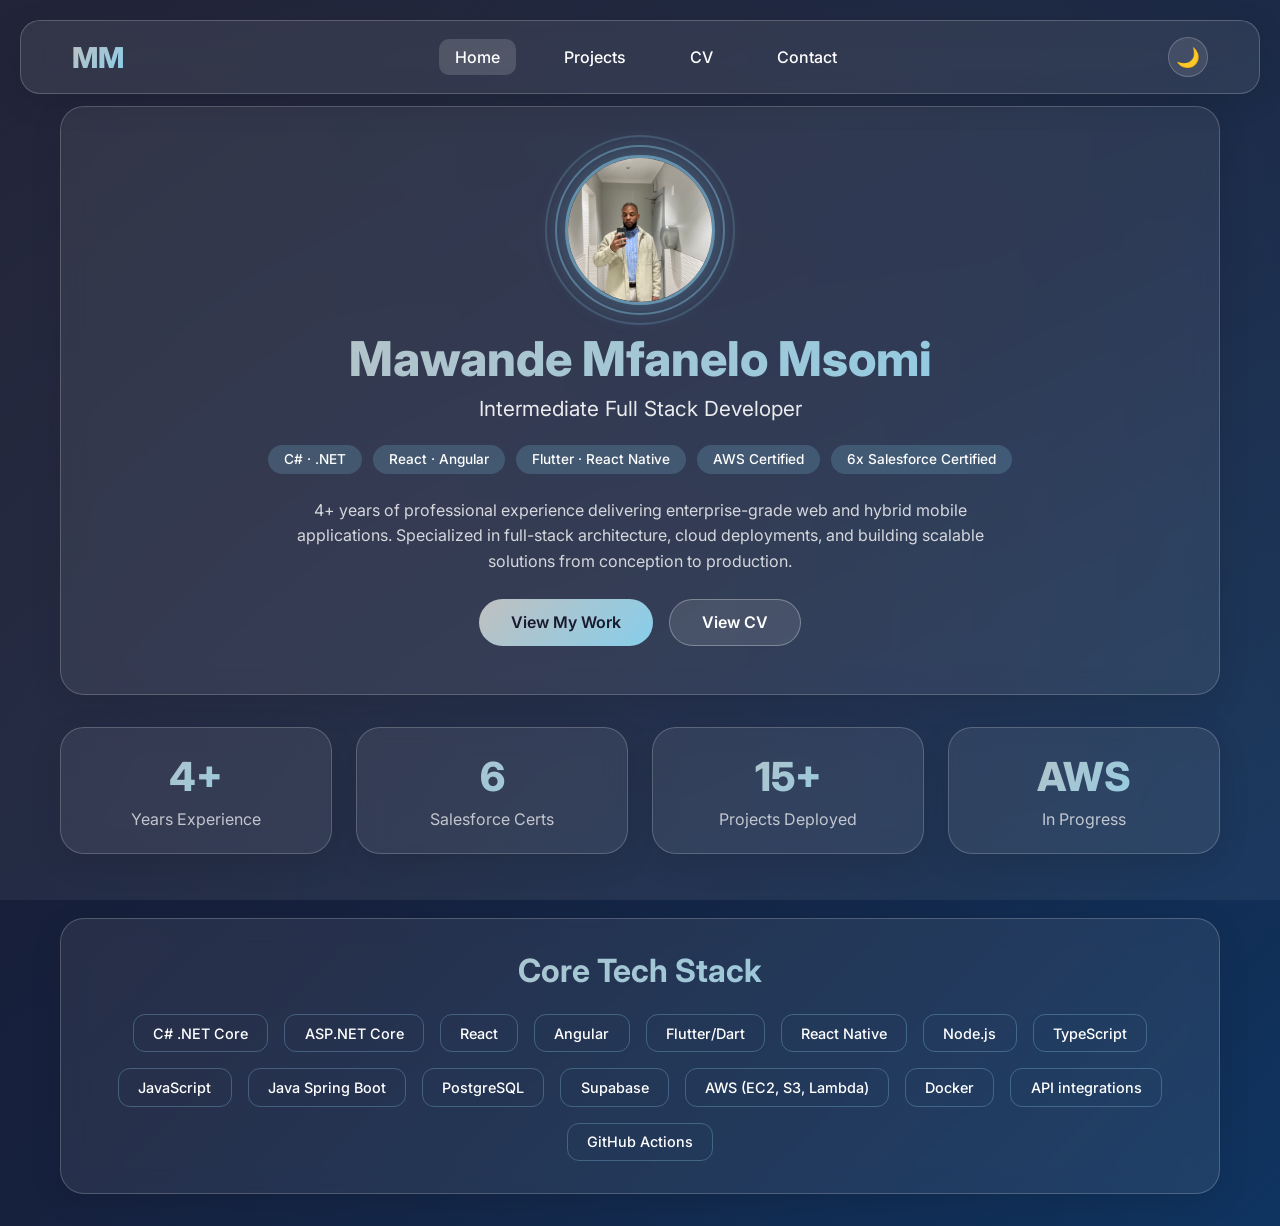
<file: index.html>
<!DOCTYPE html>
<html lang="en">
<head>
    <meta charset="UTF-8">
    <meta name="viewport" content="width=device-width, initial-scale=1.0">
    <title>Mawande Mfanelo Msomi | Full Stack Developer</title>
    <link rel="stylesheet" href="css/style.css">
    <link href="https://fonts.googleapis.com/css2?family=Inter:wght@300;400;500;600;700;800&display=swap" rel="stylesheet">
</head>
<body data-theme="regular">
    <!-- Animated Background -->
    <div class="bg-animation">
        <div class="gradient-bg"></div>
    </div>

    <!-- Glass Navigation -->
    <nav class="glass-nav">
        <div class="nav-container">
            <div class="logo">
                <span class="logo-text">MM</span>
            </div>
            <ul class="nav-links">
                <li><a href="index.html" class="active">Home</a></li>
                <li><a href="projects.html">Projects</a></li>
                <li><a href="cv.html">CV</a></li>
                <li><a href="contact.html">Contact</a></li>
            </ul>
            <div class="nav-right">
                <button class="theme-toggle" id="themeToggle" aria-label="Toggle theme">
                    <span class="theme-icon">🌙</span>
                </button>
                <div class="mobile-menu">☰</div>
            </div>
        </div>
    </nav>

    <!-- Main Hero Section -->
    <main class="container">
        <div class="glass-card hero-card">
            <!-- Photo with Animation -->
            <div class="photo-container">
                <div class="animated-photo">
                   <img src="assets/mawande.jpeg.jpg" alt="Mawande Msomi" class="profile-photo">
                    <div class="photo-ring"></div>
                    <div class="photo-ring-2"></div>
                </div>
            </div>
            
            <h1 class="hero-title">Mawande Mfanelo Msomi</h1>
            <p class="hero-subtitle">Intermediate Full Stack Developer</p>
            <div class="badge-container">
                <span class="badge">C# · .NET</span>
                <span class="badge">React · Angular</span>
                <span class="badge">Flutter · React Native</span>
                <span class="badge">AWS Certified</span>
                <span class="badge">6x Salesforce Certified</span>
            </div>
            <p class="hero-description">
                4+ years of professional experience delivering enterprise-grade web and hybrid mobile applications. 
                Specialized in full-stack architecture, cloud deployments, and building scalable solutions from 
                conception to production.
            </p>
            <div class="hero-buttons">
                <a href="projects.html" class="btn-primary">View My Work</a>
                <a href="cv.html" class="btn-secondary">View CV</a>
            </div>
        </div>

        <!-- Stats Section -->
        <div class="stats-grid">
            <div class="glass-card stat-card">
                <div class="stat-number">4+</div>
                <div class="stat-label">Years Experience</div>
            </div>
            <div class="glass-card stat-card">
                <div class="stat-number">6</div>
                <div class="stat-label">Salesforce Certs</div>
            </div>
            <div class="glass-card stat-card">
                <div class="stat-number">15+</div>
                <div class="stat-label">Projects Deployed</div>
            </div>
            <div class="glass-card stat-card">
                <div class="stat-number">AWS</div>
                <div class="stat-label">In Progress</div>
            </div>
        </div>

        <!-- Tech Stack Section -->
        <div class="glass-card tech-section">
            <h2 class="section-title">Core Tech Stack</h2>
            <div class="tech-grid">
                <div class="tech-item">C# .NET Core</div>
                <div class="tech-item">ASP.NET Core</div>
                <div class="tech-item">React</div>
                <div class="tech-item">Angular</div>
                <div class="tech-item">Flutter/Dart</div>
                <div class="tech-item">React Native</div>
                <div class="tech-item">Node.js</div>
                <div class="tech-item">TypeScript</div>
                <div class="tech-item">JavaScript</div>
                <div class="tech-item">Java Spring Boot</div>
                <div class="tech-item">PostgreSQL</div>
                <div class="tech-item">Supabase</div>
                <div class="tech-item">AWS (EC2, S3, Lambda)</div>
                <div class="tech-item">Docker</div>
                <div class="tech-item">API integrations</div>
                <div class="tech-item">GitHub Actions</div>
            </div>
        </div>
    </main>

    <script src="js/main.js"></script>
</body>
</html>
</file>
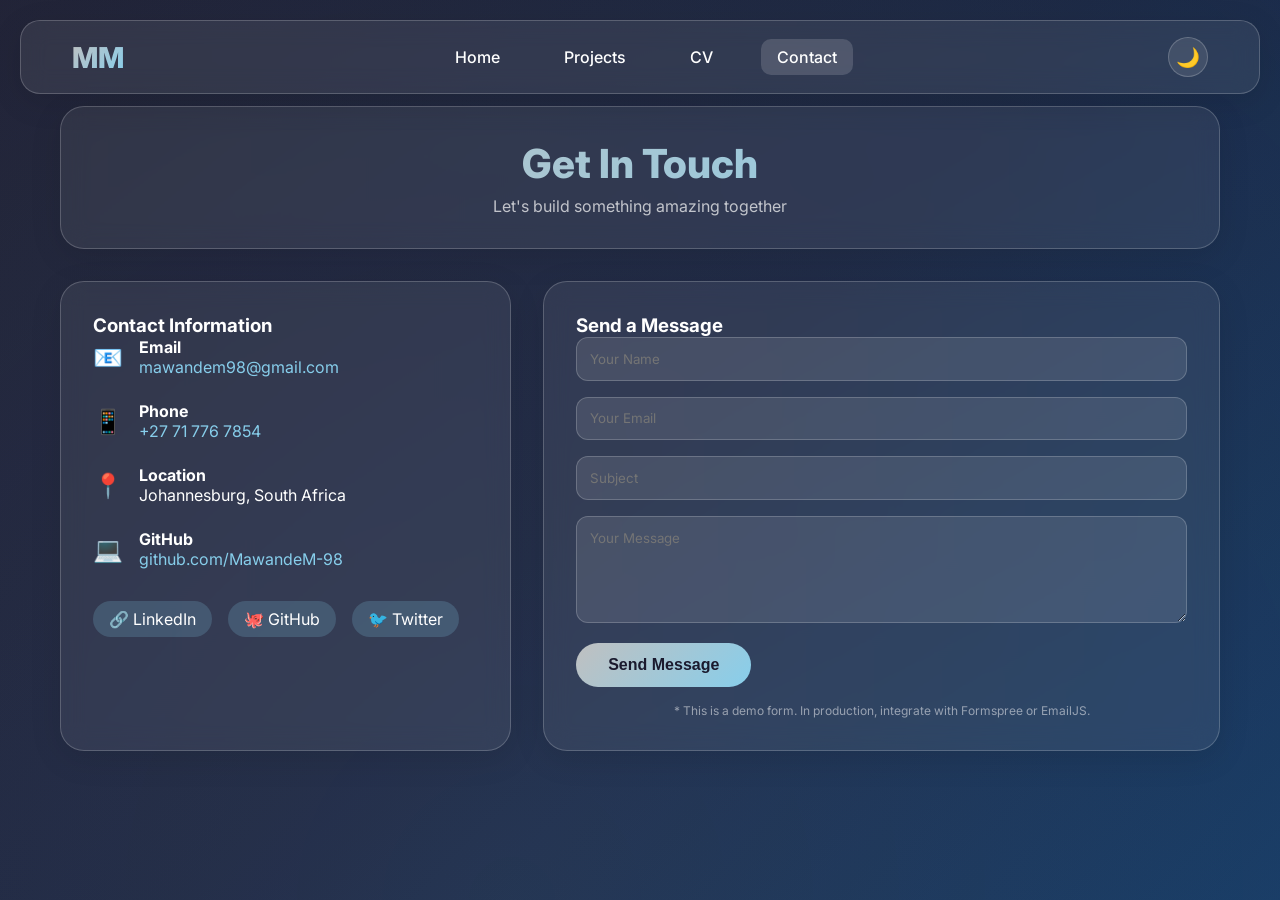
<file: contact.html>
<!DOCTYPE html>
<html lang="en">
<head>
    <meta charset="UTF-8">
    <meta name="viewport" content="width=device-width, initial-scale=1.0">
    <title>Contact | Maawande Msomi</title>
    <link rel="stylesheet" href="css/style.css">
    <link href="https://fonts.googleapis.com/css2?family=Inter:wght@300;400;500;600;700;800&display=swap" rel="stylesheet">
</head>
<body data-theme="regular">
    <div class="bg-animation">
        <div class="gradient-bg"></div>
    </div>

    <nav class="glass-nav">
        <div class="nav-container">
            <div class="logo">
                <span class="logo-text">MM</span>
            </div>
            <ul class="nav-links">
                <li><a href="index.html">Home</a></li>
                <li><a href="projects.html">Projects</a></li>
                <li><a href="cv.html">CV</a></li>
                <li><a href="contact.html" class="active">Contact</a></li>
            </ul>
            <div class="nav-right">
                <button class="theme-toggle" id="themeToggle" aria-label="Toggle theme">
                    <span class="theme-icon">🌙</span>
                </button>
                <div class="mobile-menu">☰</div>
            </div>
        </div>
    </nav>

    <main class="container">
        <div class="glass-card page-header">
            <h1 class="page-title">Get In Touch</h1>
            <p class="page-subtitle">Let's build something amazing together</p>
        </div>

        <div class="contact-grid">
            <div class="glass-card contact-info">
                <h3>Contact Information</h3>
                <div class="contact-detail">
                    <span class="contact-icon">📧</span>
                    <div>
                        <strong>Email</strong><br>
                        <a href="mailto:mawandem98@gmail.com">mawandem98@gmail.com</a>
                    </div>
                </div>
                <div class="contact-detail">
                    <span class="contact-icon">📱</span>
                    <div>
                        <strong>Phone</strong><br>
                        <a href="tel:+27717767854">+27 71 776 7854</a>
                    </div>
                </div>
                <div class="contact-detail">
                    <span class="contact-icon">📍</span>
                    <div>
                        <strong>Location</strong><br>
                        Johannesburg, South Africa
                    </div>
                </div>
                <div class="contact-detail">
                    <span class="contact-icon">💻</span>
                    <div>
                        <strong>GitHub</strong><br>
                        <a href="https://github.com/MawandeM-98" target="_blank">github.com/MawandeM-98</a>
                    </div>
                </div>
                <div class="social-links">
                    <a href="#" class="social-link">🔗 LinkedIn</a>
                    <a href="https://github.com/MawandeM-98" target="_blank" class="social-link">🐙 GitHub</a>
                    <a href="#" class="social-link">🐦 Twitter</a>
                </div>
            </div>

            <div class="glass-card contact-form">
                <h3>Send a Message</h3>
                <form id="contactForm">
                    <input type="text" placeholder="Your Name" required>
                    <input type="email" placeholder="Your Email" required>
                    <input type="text" placeholder="Subject">
                    <textarea rows="5" placeholder="Your Message" required></textarea>
                    <button type="submit" class="btn-primary">Send Message</button>
                </form>
                <p class="form-note">* This is a demo form. In production, integrate with Formspree or EmailJS.</p>
            </div>
        </div>
    </main>

    <script src="js/main.js"></script>
</body>
</html>
</file>
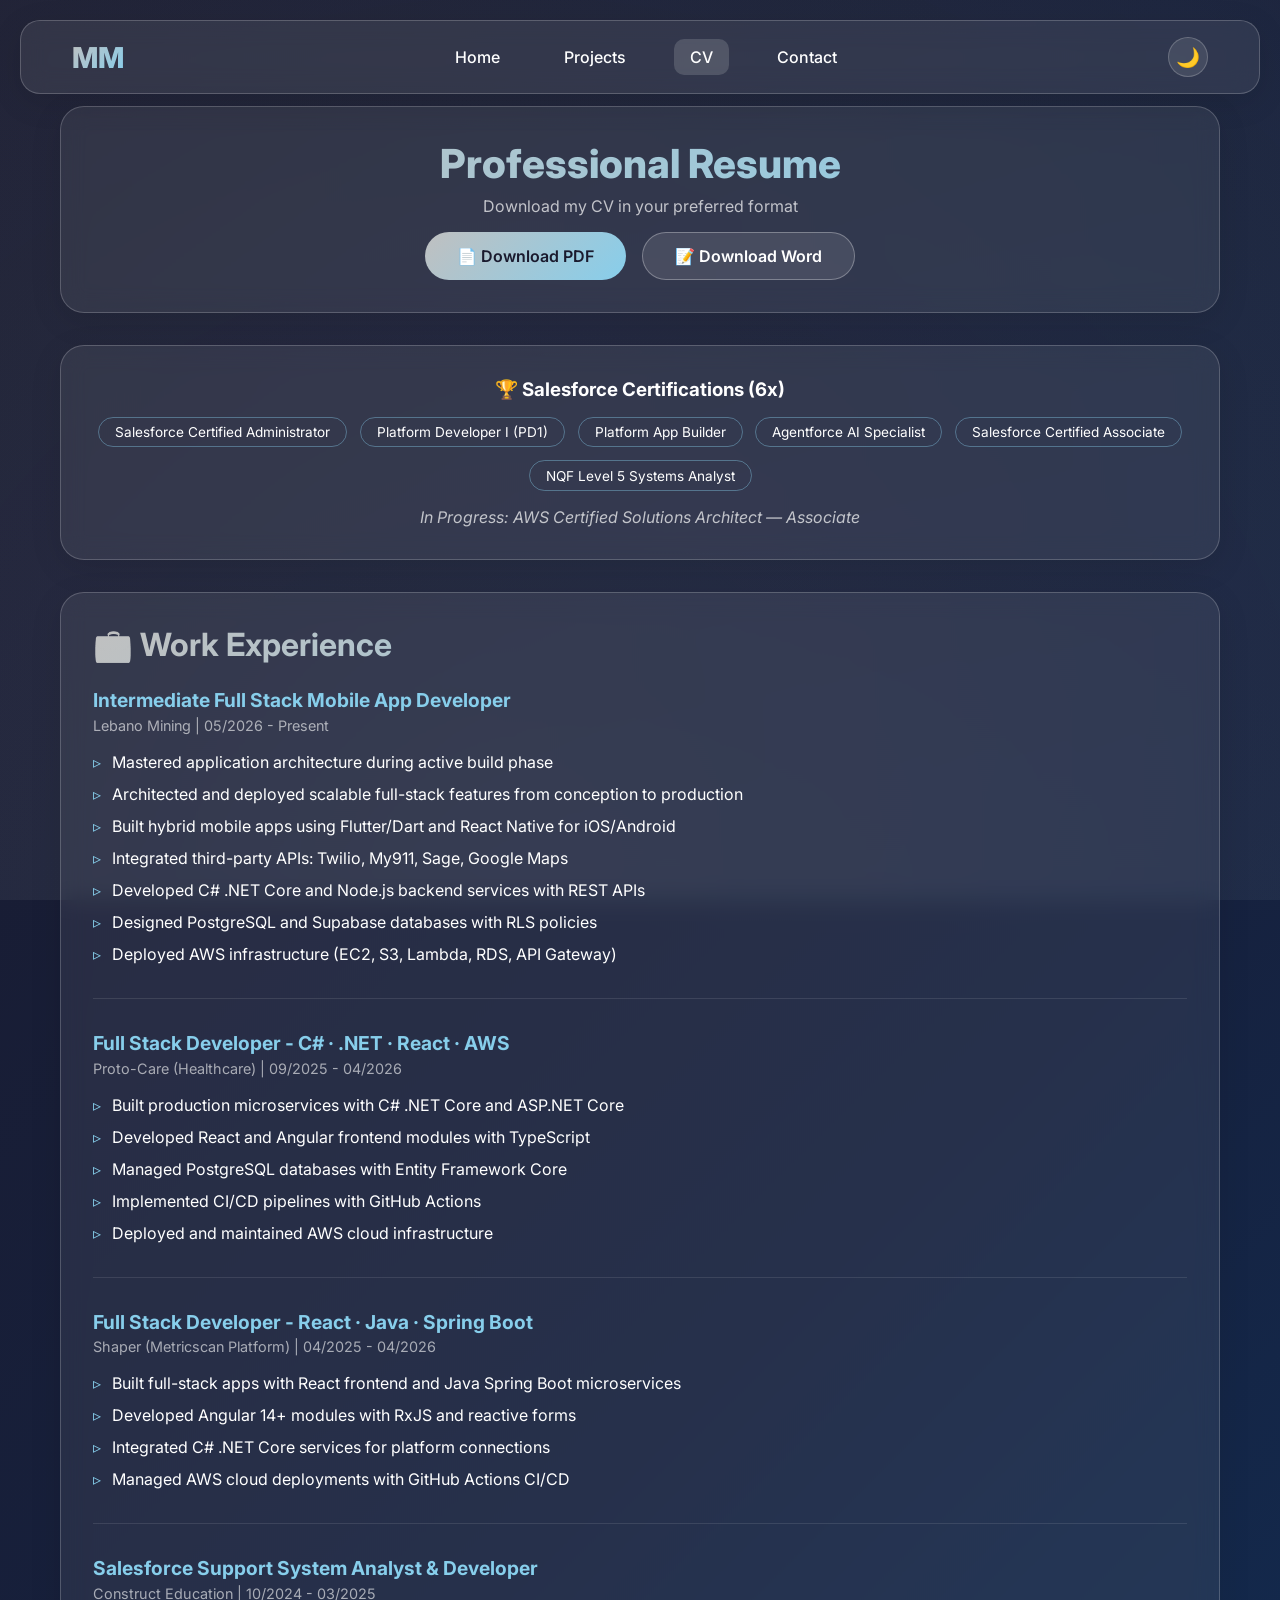
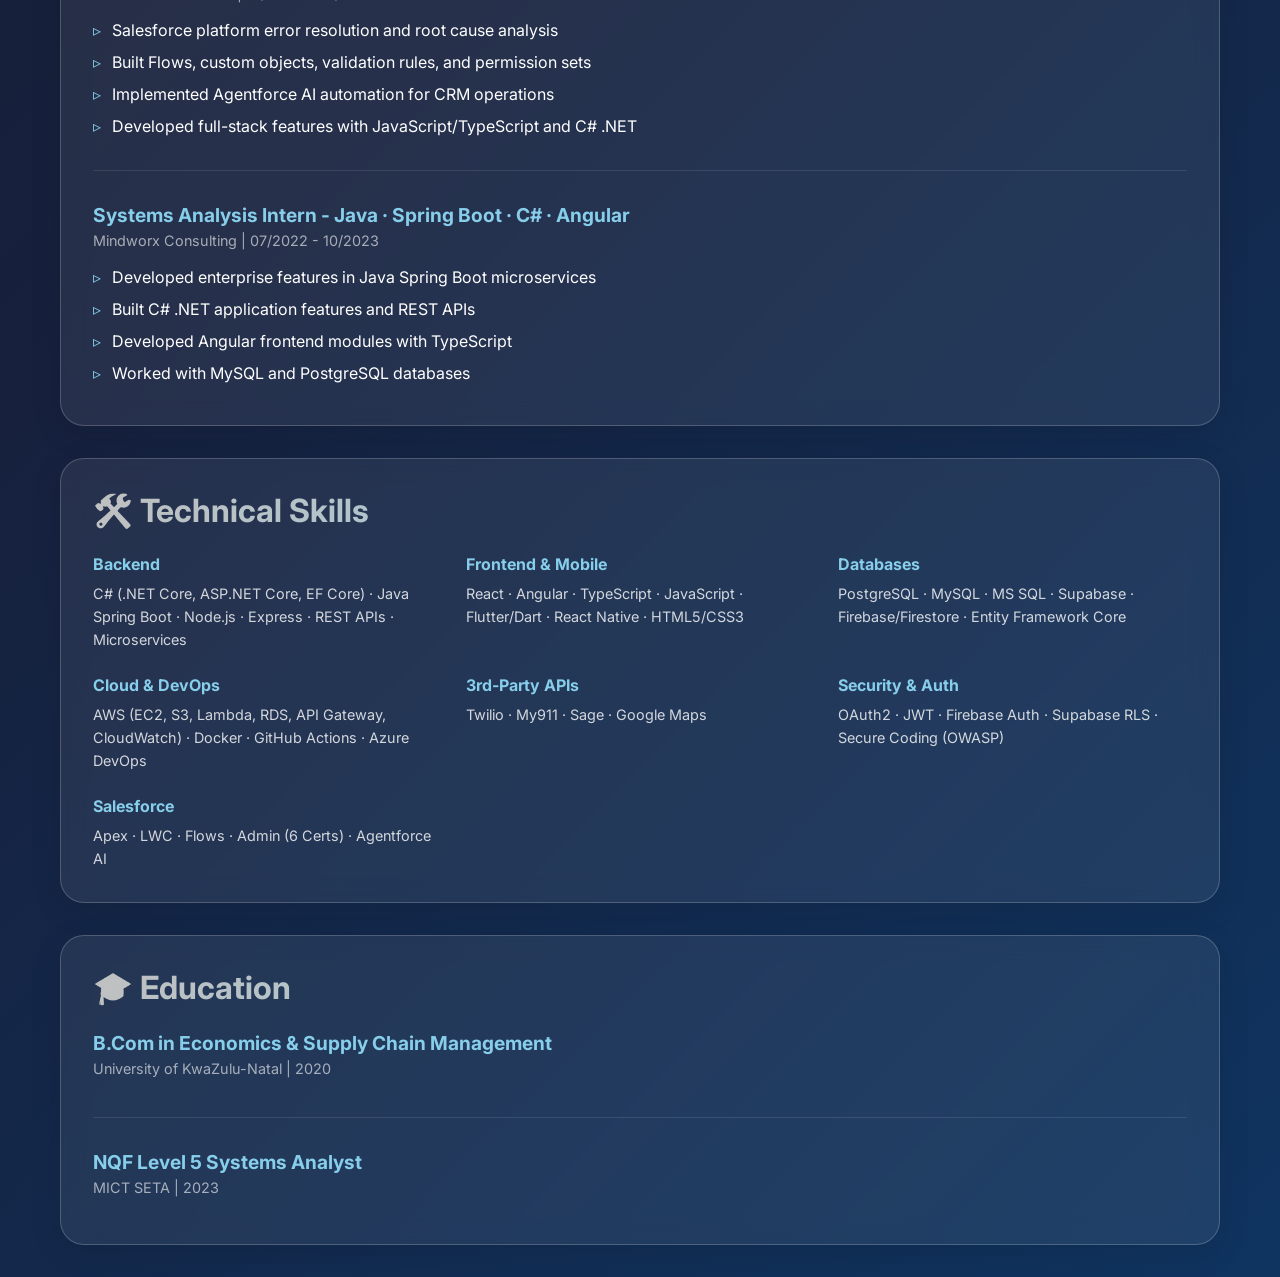
<file: cv.html>
<!DOCTYPE html>
<html lang="en">
<head>
    <meta charset="UTF-8">
    <meta name="viewport" content="width=device-width, initial-scale=1.0">
    <title>CV | Maawande Msomi</title>
    <link rel="stylesheet" href="css/style.css">
    <link href="https://fonts.googleapis.com/css2?family=Inter:wght@300;400;500;600;700;800&display=swap" rel="stylesheet">
</head>
<body data-theme="regular">
    <div class="bg-animation">
        <div class="gradient-bg"></div>
    </div>

    <nav class="glass-nav">
        <div class="nav-container">
            <div class="logo">
                <span class="logo-text">MM</span>
            </div>
            <ul class="nav-links">
                <li><a href="index.html">Home</a></li>
                <li><a href="projects.html">Projects</a></li>
                <li><a href="cv.html" class="active">CV</a></li>
                <li><a href="contact.html">Contact</a></li>
            </ul>
            <div class="nav-right">
                <button class="theme-toggle" id="themeToggle" aria-label="Toggle theme">
                    <span class="theme-icon">🌙</span>
                </button>
                <div class="mobile-menu">☰</div>
            </div>
        </div>
    </nav>

    <main class="container">
        <div class="glass-card page-header">
            <h1 class="page-title">Professional Resume</h1>
            <p class="page-subtitle">Download my CV in your preferred format</p>
            <div class="cv-download-buttons">
                <a href="assets/Mawande_Msomi_FullStack_Mobile_v2.pdf" download class="btn-primary">
                    📄 Download PDF
                </a>
                <a href="assets/Mawande_Msomi_FullStack_Mobile_v2.docx" download class="btn-secondary">
                    📝 Download Word
                </a>
            </div>
        </div>

        <!-- Certifications Banner -->
        <div class="glass-card cert-banner">
            <h3>🏆 Salesforce Certifications (6x)</h3>
            <div class="cert-list">
                <span class="cert-badge">Salesforce Certified Administrator</span>
                <span class="cert-badge">Platform Developer I (PD1)</span>
                <span class="cert-badge">Platform App Builder</span>
                <span class="cert-badge">Agentforce AI Specialist</span>
                <span class="cert-badge">Salesforce Certified Associate</span>
                <span class="cert-badge">NQF Level 5 Systems Analyst</span>
            </div>
            <p style="margin-top: 1rem; color: rgba(255,255,255,0.7);">
                <em>In Progress: AWS Certified Solutions Architect — Associate</em>
            </p>
        </div>

        <!-- Work Experience -->
        <div class="glass-card cv-section">
            <h2 class="section-title">💼 Work Experience</h2>
            
            <div class="experience-item">
                <h3>Intermediate Full Stack Mobile App Developer</h3>
                <div class="company">Lebano Mining | 05/2026 - Present</div>
                <ul>
                    <li>Mastered application architecture during active build phase</li>
                    <li>Architected and deployed scalable full-stack features from conception to production</li>
                    <li>Built hybrid mobile apps using Flutter/Dart and React Native for iOS/Android</li>
                    <li>Integrated third-party APIs: Twilio, My911, Sage, Google Maps</li>
                    <li>Developed C# .NET Core and Node.js backend services with REST APIs</li>
                    <li>Designed PostgreSQL and Supabase databases with RLS policies</li>
                    <li>Deployed AWS infrastructure (EC2, S3, Lambda, RDS, API Gateway)</li>
                </ul>
            </div>

            <div class="experience-item">
                <h3>Full Stack Developer - C# · .NET · React · AWS</h3>
                <div class="company">Proto-Care (Healthcare) | 09/2025 - 04/2026</div>
                <ul>
                    <li>Built production microservices with C# .NET Core and ASP.NET Core</li>
                    <li>Developed React and Angular frontend modules with TypeScript</li>
                    <li>Managed PostgreSQL databases with Entity Framework Core</li>
                    <li>Implemented CI/CD pipelines with GitHub Actions</li>
                    <li>Deployed and maintained AWS cloud infrastructure</li>
                </ul>
            </div>

            <div class="experience-item">
                <h3>Full Stack Developer - React · Java · Spring Boot</h3>
                <div class="company">Shaper (Metricscan Platform) | 04/2025 - 04/2026</div>
                <ul>
                    <li>Built full-stack apps with React frontend and Java Spring Boot microservices</li>
                    <li>Developed Angular 14+ modules with RxJS and reactive forms</li>
                    <li>Integrated C# .NET Core services for platform connections</li>
                    <li>Managed AWS cloud deployments with GitHub Actions CI/CD</li>
                </ul>
            </div>

            <div class="experience-item">
                <h3>Salesforce Support System Analyst & Developer</h3>
                <div class="company">Construct Education | 10/2024 - 03/2025</div>
                <ul>
                    <li>Salesforce platform error resolution and root cause analysis</li>
                    <li>Built Flows, custom objects, validation rules, and permission sets</li>
                    <li>Implemented Agentforce AI automation for CRM operations</li>
                    <li>Developed full-stack features with JavaScript/TypeScript and C# .NET</li>
                </ul>
            </div>

            <div class="experience-item">
                <h3>Systems Analysis Intern - Java · Spring Boot · C# · Angular</h3>
                <div class="company">Mindworx Consulting | 07/2022 - 10/2023</div>
                <ul>
                    <li>Developed enterprise features in Java Spring Boot microservices</li>
                    <li>Built C# .NET application features and REST APIs</li>
                    <li>Developed Angular frontend modules with TypeScript</li>
                    <li>Worked with MySQL and PostgreSQL databases</li>
                </ul>
            </div>
        </div>

        <!-- Skills Grid -->
        <div class="glass-card cv-section">
            <h2 class="section-title">🛠️ Technical Skills</h2>
            <div class="skills-grid">
                <div class="skill-category">
                    <h3>Backend</h3>
                    <p>C# (.NET Core, ASP.NET Core, EF Core) · Java Spring Boot · Node.js · Express · REST APIs · Microservices</p>
                </div>
                <div class="skill-category">
                    <h3>Frontend & Mobile</h3>
                    <p>React · Angular · TypeScript · JavaScript · Flutter/Dart · React Native · HTML5/CSS3</p>
                </div>
                <div class="skill-category">
                    <h3>Databases</h3>
                    <p>PostgreSQL · MySQL · MS SQL · Supabase · Firebase/Firestore · Entity Framework Core</p>
                </div>
                <div class="skill-category">
                    <h3>Cloud & DevOps</h3>
                    <p>AWS (EC2, S3, Lambda, RDS, API Gateway, CloudWatch) · Docker · GitHub Actions · Azure DevOps</p>
                </div>
                <div class="skill-category">
                    <h3>3rd-Party APIs</h3>
                    <p>Twilio · My911 · Sage · Google Maps</p>
                </div>
                <div class="skill-category">
                    <h3>Security & Auth</h3>
                    <p>OAuth2 · JWT · Firebase Auth · Supabase RLS · Secure Coding (OWASP)</p>
                </div>
                <div class="skill-category">
                    <h3>Salesforce</h3>
                    <p>Apex · LWC · Flows · Admin (6 Certs) · Agentforce AI</p>
                </div>
                <div class="skill-category">
                    <h3>Tools</h3>
                    <p>ClickUp · Jira · Trello · Figma · Postman · Git · Cursor IDE · Slack · Discord</p>
                </div>
            </div>
        </div>

        <!-- Education -->
        <div class="glass-card cv-section">
            <h2 class="section-title">🎓 Education</h2>
            <div class="education-item">
                <h3>B.Com in Economics & Supply Chain Management</h3>
                <div class="institution">University of KwaZulu-Natal | 2020</div>
            </div>
            <div class="education-item">
                <h3>NQF Level 5 Systems Analyst</h3>
                <div class="institution">MICT SETA | 2023</div>
            </div>
        </div>
    </main>

    <script src="js/main.js"></script>
</body>
</html>
</file>
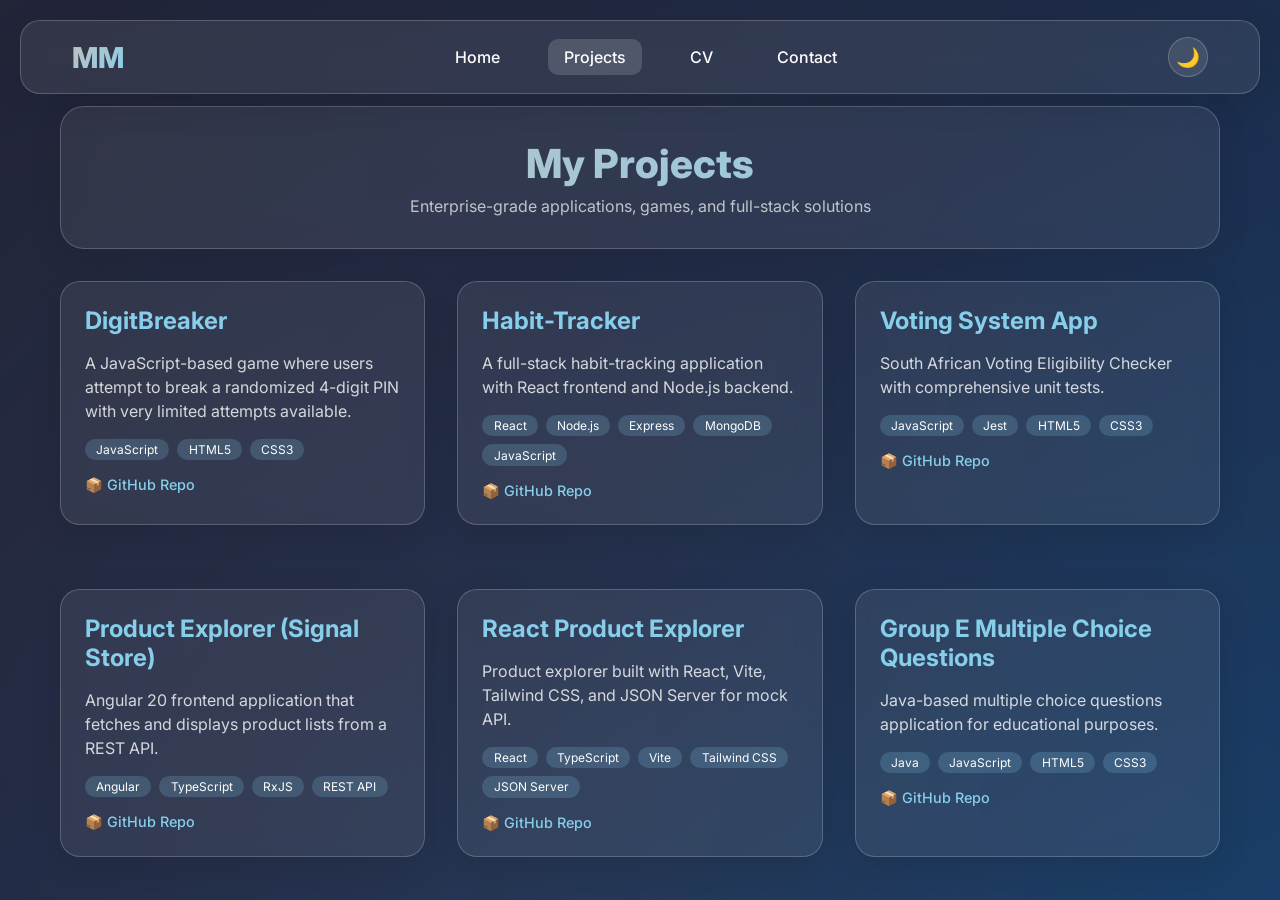
<file: projects.html>
<!DOCTYPE html>
<html lang="en">
<head>
    <meta charset="UTF-8">
    <meta name="viewport" content="width=device-width, initial-scale=1.0">
    <title>Projects | Maawande Msomi</title>
    <link rel="stylesheet" href="css/style.css">
    <link href="https://fonts.googleapis.com/css2?family=Inter:wght@300;400;500;600;700;800&display=swap" rel="stylesheet">
</head>
<body data-theme="regular">
    <div class="bg-animation">
        <div class="gradient-bg"></div>
    </div>

    <nav class="glass-nav">
        <div class="nav-container">
            <div class="logo">
                <span class="logo-text">MM</span>
            </div>
            <ul class="nav-links">
                <li><a href="index.html">Home</a></li>
                <li><a href="projects.html" class="active">Projects</a></li>
                <li><a href="cv.html">CV</a></li>
                <li><a href="contact.html">Contact</a></li>
            </ul>
            <div class="nav-right">
                <button class="theme-toggle" id="themeToggle" aria-label="Toggle theme">
                    <span class="theme-icon">🌙</span>
                </button>
                <div class="mobile-menu">☰</div>
            </div>
        </div>
    </nav>

    <main class="container">
        <div class="glass-card page-header">
            <h1 class="page-title">My Projects</h1>
            <p class="page-subtitle">Enterprise-grade applications, games, and full-stack solutions</p>
        </div>

        <div class="projects-grid" id="projectsContainer">
            <!-- Projects will be dynamically loaded here -->
        </div>
    </main>

    <script src="js/projects.js"></script>
    <script src="js/main.js"></script>
</body>
</html>
</file>
<file: css/style.css>
* {
    margin: 0;
    padding: 0;
    box-sizing: border-box;
}

body {
    font-family: 'Inter', sans-serif;
    min-height: 100vh;
    color: #fff;
    overflow-x: hidden;
    transition: background 0.5s ease, color 0.5s ease;
}

/* ===== THEMES ===== */

/* Regular Theme (Dark Navy + Silver/Blue) - ORIGINAL */
body[data-theme="regular"] {
    background: linear-gradient(135deg, #1a1a2e 0%, #16213e 50%, #0f3460 100%);
    color: #fff;
}
body[data-theme="regular"] .glass-card {
    background: rgba(255, 255, 255, 0.07);
    backdrop-filter: blur(12px);
    border-color: rgba(255, 255, 255, 0.2);
}
body[data-theme="regular"] .glass-nav {
    background: rgba(255, 255, 255, 0.08);
    backdrop-filter: blur(12px);
    border-color: rgba(255, 255, 255, 0.2);
}
body[data-theme="regular"] .badge {
    background: rgba(135, 206, 235, 0.2);
    border-color: rgba(135, 206, 235, 0.4);
}
body[data-theme="regular"] .hero-title,
body[data-theme="regular"] .section-title,
body[data-theme="regular"] .page-title {
    background: linear-gradient(135deg, #c0c0c0, #87CEEB);
    -webkit-background-clip: text;
    background-clip: text;
    color: transparent;
}
body[data-theme="regular"] .stat-number {
    background: linear-gradient(135deg, #c0c0c0, #87CEEB);
    -webkit-background-clip: text;
    background-clip: text;
    color: transparent;
}
body[data-theme="regular"] .project-title {
    color: #87CEEB;
}
body[data-theme="regular"] .experience-item h3,
body[data-theme="regular"] .education-item h3 {
    color: #87CEEB;
}
body[data-theme="regular"] .skill-category h3 {
    color: #87CEEB;
}
body[data-theme="regular"] .contact-detail a {
    color: #87CEEB;
}

/* Light Theme (White + Light Blue) */
body[data-theme="light"] {
    background: linear-gradient(135deg, #f0f4ff 0%, #e8f0fe 50%, #dbeafe 100%);
    color: #1a1a2e;
}
body[data-theme="light"] .glass-card {
    background: rgba(255, 255, 255, 0.6);
    backdrop-filter: blur(12px);
    border-color: rgba(135, 206, 235, 0.4);
}
body[data-theme="light"] .glass-nav {
    background: rgba(255, 255, 255, 0.7);
    backdrop-filter: blur(12px);
    border-color: rgba(135, 206, 235, 0.3);
}
body[data-theme="light"] .badge {
    background: rgba(135, 206, 235, 0.3);
    border-color: rgba(135, 206, 235, 0.5);
    color: #1a1a2e;
}
body[data-theme="light"] .hero-title,
body[data-theme="light"] .section-title,
body[data-theme="light"] .page-title {
    background: linear-gradient(135deg, #2563eb, #60a5fa);
    -webkit-background-clip: text;
    background-clip: text;
    color: transparent;
}
body[data-theme="light"] .stat-number {
    background: linear-gradient(135deg, #2563eb, #60a5fa);
    -webkit-background-clip: text;
    background-clip: text;
    color: transparent;
}
body[data-theme="light"] .hero-subtitle,
body[data-theme="light"] .page-subtitle {
    color: #1a1a2e;
}
body[data-theme="light"] .hero-description {
    color: #374151;
}
body[data-theme="light"] .stat-label {
    color: #4b5563;
}
body[data-theme="light"] .tech-item {
    background: rgba(135, 206, 235, 0.2);
    border-color: rgba(135, 206, 235, 0.3);
    color: #1a1a2e;
}
body[data-theme="light"] .nav-links a {
    color: #1a1a2e;
}
body[data-theme="light"] .nav-links a:hover,
body[data-theme="light"] .nav-links a.active {
    background: rgba(135, 206, 235, 0.3);
}
body[data-theme="light"] .project-description {
    color: #374151;
}
body[data-theme="light"] .experience-item ul li {
    color: #374151;
}
body[data-theme="light"] .company,
body[data-theme="light"] .institution {
    color: #4b5563;
}
body[data-theme="light"] .skill-category p {
    color: #374151;
}
body[data-theme="light"] .contact-detail a {
    color: #2563eb;
}
body[data-theme="light"] .cert-badge {
    background: rgba(135, 206, 235, 0.3);
    border-color: rgba(135, 206, 235, 0.5);
    color: #1a1a2e;
}
body[data-theme="light"] .form-note {
    color: #6b7280;
}
body[data-theme="light"] .contact-form input,
body[data-theme="light"] .contact-form textarea {
    background: rgba(255, 255, 255, 0.8);
    border-color: rgba(135, 206, 235, 0.3);
    color: #1a1a2e;
}
body[data-theme="light"] .btn-secondary {
    background: rgba(0, 0, 0, 0.05);
    border-color: rgba(0, 0, 0, 0.2);
    color: #1a1a2e;
}
body[data-theme="light"] .btn-secondary:hover {
    background: rgba(0, 0, 0, 0.1);
}
body[data-theme="light"] .project-title {
    color: #2563eb;
}
body[data-theme="light"] .experience-item h3,
body[data-theme="light"] .education-item h3 {
    color: #2563eb;
}
body[data-theme="light"] .skill-category h3 {
    color: #2563eb;
}
body[data-theme="light"] .project-link {
    color: #2563eb;
}
body[data-theme="light"] .experience-item li:before {
    color: #2563eb;
}

/* Dark Theme (Black + Light Green) */
body[data-theme="dark"] {
    background: linear-gradient(135deg, #0a0a0a 0%, #1a1a1a 50%, #0d1f0d 100%);
    color: #e0e0e0;
}
body[data-theme="dark"] .glass-card {
    background: rgba(0, 0, 0, 0.5);
    backdrop-filter: blur(12px);
    border-color: rgba(144, 238, 144, 0.3);
}
body[data-theme="dark"] .glass-nav {
    background: rgba(0, 0, 0, 0.6);
    backdrop-filter: blur(12px);
    border-color: rgba(144, 238, 144, 0.2);
}
body[data-theme="dark"] .badge {
    background: rgba(144, 238, 144, 0.15);
    border-color: rgba(144, 238, 144, 0.4);
    color: #90ee90;
}
body[data-theme="dark"] .hero-title,
body[data-theme="dark"] .section-title,
body[data-theme="dark"] .page-title {
    background: linear-gradient(135deg, #90ee90, #00ff7f);
    -webkit-background-clip: text;
    background-clip: text;
    color: transparent;
}
body[data-theme="dark"] .stat-number {
    background: linear-gradient(135deg, #90ee90, #00ff7f);
    -webkit-background-clip: text;
    background-clip: text;
    color: transparent;
}
body[data-theme="dark"] .hero-subtitle,
body[data-theme="dark"] .page-subtitle {
    color: #b0b0b0;
}
body[data-theme="dark"] .hero-description {
    color: #c0c0c0;
}
body[data-theme="dark"] .stat-label {
    color: #9ca3af;
}
body[data-theme="dark"] .tech-item {
    background: rgba(144, 238, 144, 0.1);
    border-color: rgba(144, 238, 144, 0.2);
    color: #90ee90;
}
body[data-theme="dark"] .nav-links a {
    color: #e0e0e0;
}
body[data-theme="dark"] .nav-links a:hover,
body[data-theme="dark"] .nav-links a.active {
    background: rgba(144, 238, 144, 0.15);
}
body[data-theme="dark"] .project-description {
    color: #c0c0c0;
}
body[data-theme="dark"] .experience-item ul li {
    color: #c0c0c0;
}
body[data-theme="dark"] .company,
body[data-theme="dark"] .institution {
    color: #9ca3af;
}
body[data-theme="dark"] .skill-category p {
    color: #c0c0c0;
}
body[data-theme="dark"] .contact-detail a {
    color: #90ee90;
}
body[data-theme="dark"] .cert-badge {
    background: rgba(144, 238, 144, 0.15);
    border-color: rgba(144, 238, 144, 0.3);
    color: #90ee90;
}
body[data-theme="dark"] .form-note {
    color: #6b7280;
}
body[data-theme="dark"] .contact-form input,
body[data-theme="dark"] .contact-form textarea {
    background: rgba(0, 0, 0, 0.4);
    border-color: rgba(144, 238, 144, 0.2);
    color: #e0e0e0;
}
body[data-theme="dark"] .btn-secondary {
    background: rgba(144, 238, 144, 0.1);
    border-color: rgba(144, 238, 144, 0.3);
    color: #90ee90;
}
body[data-theme="dark"] .btn-secondary:hover {
    background: rgba(144, 238, 144, 0.2);
}
body[data-theme="dark"] .project-title {
    color: #90ee90;
}
body[data-theme="dark"] .experience-item h3,
body[data-theme="dark"] .education-item h3 {
    color: #90ee90;
}
body[data-theme="dark"] .skill-category h3 {
    color: #90ee90;
}
body[data-theme="dark"] .project-link {
    color: #90ee90;
}
body[data-theme="dark"] .experience-item li:before {
    color: #90ee90;
}

/* Animated Background */
.bg-animation {
    position: fixed;
    top: 0;
    left: 0;
    width: 100%;
    height: 100%;
    z-index: -2;
    overflow: hidden;
}

.gradient-bg {
    position: absolute;
    width: 200%;
    height: 200%;
    background: radial-gradient(circle at 20% 50%, rgba(192, 192, 192, 0.1) 0%, rgba(173, 216, 230, 0.05) 50%, transparent 70%);
    animation: float 20s ease-in-out infinite;
}

@keyframes float {
    0%, 100% { transform: translate(0, 0) rotate(0deg); }
    33% { transform: translate(-2%, -2%) rotate(1deg); }
    66% { transform: translate(2%, 1%) rotate(-1deg); }
}

/* Glass Navigation - RESTORED */
.glass-nav {
    position: sticky;
    top: 20px;
    margin: 0 20px;
    backdrop-filter: blur(12px);
    border-radius: 20px;
    border: 1px solid rgba(255, 255, 255, 0.2);
    box-shadow: 0 8px 32px rgba(0, 0, 0, 0.1);
    z-index: 1000;
    transition: background 0.5s ease, border-color 0.5s ease;
}

.nav-container {
    max-width: 1200px;
    margin: 0 auto;
    padding: 1rem 2rem;
    display: flex;
    justify-content: space-between;
    align-items: center;
}

.logo-text {
    font-size: 1.8rem;
    font-weight: 800;
    background: linear-gradient(135deg, #c0c0c0, #87CEEB);
    -webkit-background-clip: text;
    background-clip: text;
    color: transparent;
}

.nav-links {
    display: flex;
    gap: 2rem;
    list-style: none;
}

.nav-links a {
    text-decoration: none;
    font-weight: 500;
    transition: all 0.3s ease;
    padding: 0.5rem 1rem;
    border-radius: 10px;
    color: #fff;
}

.nav-links a:hover,
.nav-links a.active {
    background: rgba(255, 255, 255, 0.15);
    backdrop-filter: blur(4px);
}

.nav-right {
    display: flex;
    align-items: center;
    gap: 1rem;
}

.theme-toggle {
    background: rgba(255, 255, 255, 0.1);
    border: 1px solid rgba(255, 255, 255, 0.2);
    border-radius: 50%;
    width: 40px;
    height: 40px;
    cursor: pointer;
    font-size: 1.2rem;
    transition: all 0.3s ease;
    display: flex;
    align-items: center;
    justify-content: center;
}

.theme-toggle:hover {
    transform: scale(1.1);
    background: rgba(255, 255, 255, 0.2);
}

.mobile-menu {
    display: none;
    font-size: 2rem;
    cursor: pointer;
    color: #fff;
}

/* Container */
.container {
    max-width: 1200px;
    margin: 2rem auto;
    padding: 0 20px;
}

/* Glass Cards - RESTORED */
.glass-card {
    backdrop-filter: blur(12px);
    border-radius: 24px;
    border: 1px solid rgba(255, 255, 255, 0.2);
    padding: 2rem;
    margin-bottom: 2rem;
    transition: all 0.3s ease;
    box-shadow: 0 8px 32px rgba(0, 0, 0, 0.1);
}

.glass-card:hover {
    transform: translateY(-5px);
}

/* ===== PHOTO WITH ANIMATION ===== */
.photo-container {
    display: flex;
    justify-content: center;
    margin-bottom: 1.5rem;
}

.animated-photo {
    position: relative;
    width: 150px;
    height: 150px;
}

.profile-photo {
    width: 100%;
    height: 100%;
    border-radius: 50%;
    object-fit: cover;
    position: relative;
    z-index: 2;
    border: 3px solid rgba(135, 206, 235, 0.6);
    box-shadow: 0 0 30px rgba(135, 206, 235, 0.3);
}

/* Pulsing ring animation */
.photo-ring {
    position: absolute;
    top: -10px;
    left: -10px;
    width: calc(100% + 20px);
    height: calc(100% + 20px);
    border-radius: 50%;
    border: 2px solid rgba(135, 206, 235, 0.4);
    animation: pulse-ring 2s ease-in-out infinite;
    z-index: 1;
}

.photo-ring-2 {
    position: absolute;
    top: -20px;
    left: -20px;
    width: calc(100% + 40px);
    height: calc(100% + 40px);
    border-radius: 50%;
    border: 2px solid rgba(135, 206, 235, 0.2);
    animation: pulse-ring 2s ease-in-out infinite 0.5s;
    z-index: 0;
}

@keyframes pulse-ring {
    0% {
        transform: scale(1);
        opacity: 0.8;
    }
    50% {
        transform: scale(1.1);
        opacity: 0.3;
    }
    100% {
        transform: scale(1);
        opacity: 0.8;
    }
}

/* Theme-specific photo rings */
body[data-theme="light"] .photo-ring {
    border-color: rgba(37, 99, 235, 0.4);
}
body[data-theme="light"] .photo-ring-2 {
    border-color: rgba(37, 99, 235, 0.2);
}
body[data-theme="light"] .profile-photo {
    border-color: rgba(37, 99, 235, 0.6);
    box-shadow: 0 0 30px rgba(37, 99, 235, 0.3);
}

body[data-theme="dark"] .photo-ring {
    border-color: rgba(144, 238, 144, 0.4);
}
body[data-theme="dark"] .photo-ring-2 {
    border-color: rgba(144, 238, 144, 0.2);
}
body[data-theme="dark"] .profile-photo {
    border-color: rgba(144, 238, 144, 0.6);
    box-shadow: 0 0 30px rgba(144, 238, 144, 0.3);
}

/* Hero Section - RESTORED */
.hero-card {
    text-align: center;
    padding: 3rem;
}

.hero-title {
    font-size: 3rem;
    font-weight: 800;
    margin-bottom: 0.5rem;
}

.hero-subtitle {
    font-size: 1.3rem;
    color: rgba(255, 255, 255, 0.9);
    margin-bottom: 1rem;
}

.badge-container {
    display: flex;
    flex-wrap: wrap;
    justify-content: center;
    gap: 0.7rem;
    margin: 1.5rem 0;
}

.badge {
    padding: 0.4rem 1rem;
    border-radius: 20px;
    font-size: 0.85rem;
    font-weight: 500;
    transition: all 0.3s ease;
}

.hero-description {
    max-width: 700px;
    margin: 1.5rem auto;
    line-height: 1.6;
    color: rgba(255, 255, 255, 0.8);
}

.hero-buttons {
    display: flex;
    gap: 1rem;
    justify-content: center;
    flex-wrap: wrap;
}

.btn-primary,
.btn-secondary {
    padding: 0.8rem 2rem;
    border-radius: 40px;
    text-decoration: none;
    font-weight: 600;
    transition: all 0.3s ease;
    cursor: pointer;
    border: none;
    font-size: 1rem;
    display: inline-flex;
    align-items: center;
    gap: 0.5rem;
}

.btn-primary {
    background: linear-gradient(135deg, #c0c0c0, #87CEEB);
    color: #1a1a2e;
}

.btn-primary:hover {
    transform: translateY(-2px);
    box-shadow: 0 10px 25px rgba(135, 206, 235, 0.3);
}

.btn-secondary {
    background: rgba(255, 255, 255, 0.1);
    border: 1px solid rgba(255, 255, 255, 0.3);
    color: #fff;
}

.btn-secondary:hover {
    background: rgba(255, 255, 255, 0.2);
}

/* Stats Grid - RESTORED */
.stats-grid {
    display: grid;
    grid-template-columns: repeat(auto-fit, minmax(200px, 1fr));
    gap: 1.5rem;
    margin-bottom: 2rem;
}

.stat-card {
    text-align: center;
    padding: 1.5rem;
}

.stat-number {
    font-size: 2.5rem;
    font-weight: 800;
}

.stat-label {
    margin-top: 0.5rem;
    color: rgba(255, 255, 255, 0.7);
}

/* Tech Section - RESTORED */
.tech-section {
    text-align: center;
}

.section-title {
    font-size: 2rem;
    margin-bottom: 1.5rem;
}

.tech-grid {
    display: flex;
    flex-wrap: wrap;
    justify-content: center;
    gap: 1rem;
}

.tech-item {
    padding: 0.6rem 1.2rem;
    border-radius: 12px;
    font-size: 0.9rem;
    font-weight: 500;
    border: 1px solid rgba(135, 206, 235, 0.3);
    transition: all 0.3s ease;
}

.tech-item:hover {
    transform: scale(1.05);
}

/* Projects Grid - RESTORED */
.projects-grid {
    display: grid;
    grid-template-columns: repeat(auto-fill, minmax(350px, 1fr));
    gap: 2rem;
}

.project-card {
    padding: 1.5rem;
    border-radius: 20px;
    border: 1px solid rgba(255, 255, 255, 0.2);
    transition: all 0.3s ease;
}

.project-card:hover {
    transform: translateY(-8px);
}

.project-title {
    font-size: 1.5rem;
    font-weight: 700;
    margin-bottom: 0.5rem;
}

.project-description {
    color: rgba(255, 255, 255, 0.8);
    line-height: 1.5;
    margin: 1rem 0;
}

.project-tech {
    display: flex;
    flex-wrap: wrap;
    gap: 0.5rem;
    margin: 1rem 0;
}

.tech-tag {
    background: rgba(135, 206, 235, 0.2);
    padding: 0.2rem 0.7rem;
    border-radius: 12px;
    font-size: 0.75rem;
}

.project-links {
    display: flex;
    gap: 1rem;
    margin-top: 1rem;
    flex-wrap: wrap;
}

.project-link {
    color: #87CEEB;
    text-decoration: none;
    font-size: 0.9rem;
    font-weight: 500;
}

.project-link:hover {
    text-decoration: underline;
}

/* CV Page Styles - RESTORED */
.cv-download-buttons {
    display: flex;
    gap: 1rem;
    justify-content: center;
    margin-top: 1rem;
    flex-wrap: wrap;
}

.cert-banner {
    text-align: center;
}

.cert-list {
    display: flex;
    flex-wrap: wrap;
    justify-content: center;
    gap: 0.8rem;
    margin-top: 1rem;
}

.cert-badge {
    padding: 0.4rem 1rem;
    border-radius: 20px;
    font-size: 0.85rem;
    border: 1px solid rgba(135, 206, 235, 0.4);
}

.cv-section {
    padding: 2rem;
}

.experience-item,
.education-item {
    margin-bottom: 2rem;
    padding-bottom: 1.5rem;
    border-bottom: 1px solid rgba(255, 255, 255, 0.1);
}

.experience-item:last-child,
.education-item:last-child {
    border-bottom: none;
    margin-bottom: 0;
    padding-bottom: 0;
}

.experience-item h3,
.education-item h3 {
    font-size: 1.2rem;
    margin-bottom: 0.3rem;
}

.company,
.institution {
    color: rgba(255, 255, 255, 0.6);
    margin-bottom: 1rem;
    font-size: 0.9rem;
}

.experience-item ul {
    list-style: none;
    padding-left: 0;
}

.experience-item li {
    padding-left: 1.2rem;
    position: relative;
    margin-bottom: 0.5rem;
    line-height: 1.5;
}

.experience-item li:before {
    content: "▹";
    position: absolute;
    left: 0;
    color: #87CEEB;
}

.skills-grid {
    display: grid;
    grid-template-columns: repeat(auto-fit, minmax(280px, 1fr));
    gap: 1.5rem;
}

.skill-category h3 {
    margin-bottom: 0.5rem;
    font-size: 1rem;
}

.skill-category p {
    line-height: 1.6;
    color: rgba(255, 255, 255, 0.8);
    font-size: 0.9rem;
}

/* Contact Page - RESTORED */
.contact-grid {
    display: grid;
    grid-template-columns: 1fr 1.5fr;
    gap: 2rem;
}

.contact-detail {
    display: flex;
    gap: 1rem;
    margin-bottom: 1.5rem;
    align-items: center;
}

.contact-icon {
    font-size: 1.5rem;
}

.contact-detail a {
    text-decoration: none;
}

.contact-detail a:hover {
    text-decoration: underline;
}

.social-links {
    display: flex;
    gap: 1rem;
    margin-top: 2rem;
    flex-wrap: wrap;
}

.social-link {
    padding: 0.5rem 1rem;
    border-radius: 20px;
    text-decoration: none;
    color: #fff;
    background: rgba(135, 206, 235, 0.2);
    transition: all 0.3s ease;
}

.social-link:hover {
    background: rgba(135, 206, 235, 0.3);
    transform: translateY(-2px);
}

.contact-form input,
.contact-form textarea {
    width: 100%;
    padding: 0.8rem;
    margin-bottom: 1rem;
    background: rgba(255, 255, 255, 0.1);
    border: 1px solid rgba(255, 255, 255, 0.2);
    border-radius: 12px;
    color: #fff;
    font-family: inherit;
    transition: all 0.3s ease;
}

.contact-form input:focus,
.contact-form textarea:focus {
    outline: none;
    border-color: #87CEEB;
}

.form-note {
    font-size: 0.75rem;
    color: rgba(255, 255, 255, 0.5);
    margin-top: 1rem;
    text-align: center;
}

/* Page Header - RESTORED */
.page-header {
    text-align: center;
}

.page-title {
    font-size: 2.5rem;
    font-weight: 800;
    margin-bottom: 0.5rem;
}

.page-subtitle {
    color: rgba(255, 255, 255, 0.7);
}

/* ===== RESPONSIVE ===== */
@media (max-width: 1024px) {
    .projects-grid {
        grid-template-columns: repeat(auto-fill, minmax(300px, 1fr));
    }
    .skills-grid {
        grid-template-columns: repeat(auto-fit, minmax(250px, 1fr));
    }
}

@media (max-width: 768px) {
    .nav-links {
        display: none;
        flex-direction: column;
        position: absolute;
        top: 70px;
        left: 0;
        right: 0;
        background: rgba(0, 0, 0, 0.95);
        backdrop-filter: blur(12px);
        padding: 1rem;
        gap: 1rem;
        border-radius: 0 0 20px 20px;
    }
    .nav-links.open {
        display: flex !important;
    }
    
    .mobile-menu {
        display: block;
        color: #fff;
    }
    
    .hero-title {
        font-size: 2rem;
    }
    
    .hero-card {
        padding: 1.5rem;
    }
    
    .projects-grid {
        grid-template-columns: 1fr;
    }
    
    .contact-grid {
        grid-template-columns: 1fr;
    }
    
    .stats-grid {
        grid-template-columns: repeat(2, 1fr);
    }
    
    .hero-buttons {
        flex-direction: column;
        align-items: center;
    }
    
    .glass-card {
        padding: 1.5rem;
    }
    
    .glass-nav {
        margin: 0 10px;
        top: 10px;
    }
    
    .nav-container {
        padding: 0.8rem 1rem;
    }
    
    .cv-download-buttons {
        flex-direction: column;
        align-items: center;
    }
    
    .animated-photo {
        width: 120px;
        height: 120px;
    }
    
    .photo-ring {
        top: -8px;
        left: -8px;
        width: calc(100% + 16px);
        height: calc(100% + 16px);
    }
    
    .photo-ring-2 {
        top: -15px;
        left: -15px;
        width: calc(100% + 30px);
        height: calc(100% + 30px);
    }
    
    .skills-grid {
        grid-template-columns: 1fr;
    }
    
    .badge-container {
        gap: 0.5rem;
    }
    
    .badge {
        font-size: 0.75rem;
        padding: 0.3rem 0.7rem;
    }
}

@media (max-width: 480px) {
    .hero-title {
        font-size: 1.6rem;
    }
    
    .hero-subtitle {
        font-size: 1rem;
    }
    
    .stat-number {
        font-size: 1.8rem;
    }
    
    .page-title {
        font-size: 1.8rem;
    }
    
    .section-title {
        font-size: 1.4rem;
    }
    
    .glass-card {
        padding: 1rem;
    }
    
    .animated-photo {
        width: 100px;
        height: 100px;
    }
    
    .nav-container {
        padding: 0.6rem 0.8rem;
    }
    
    .logo-text {
        font-size: 1.4rem;
    }
}
</file>
